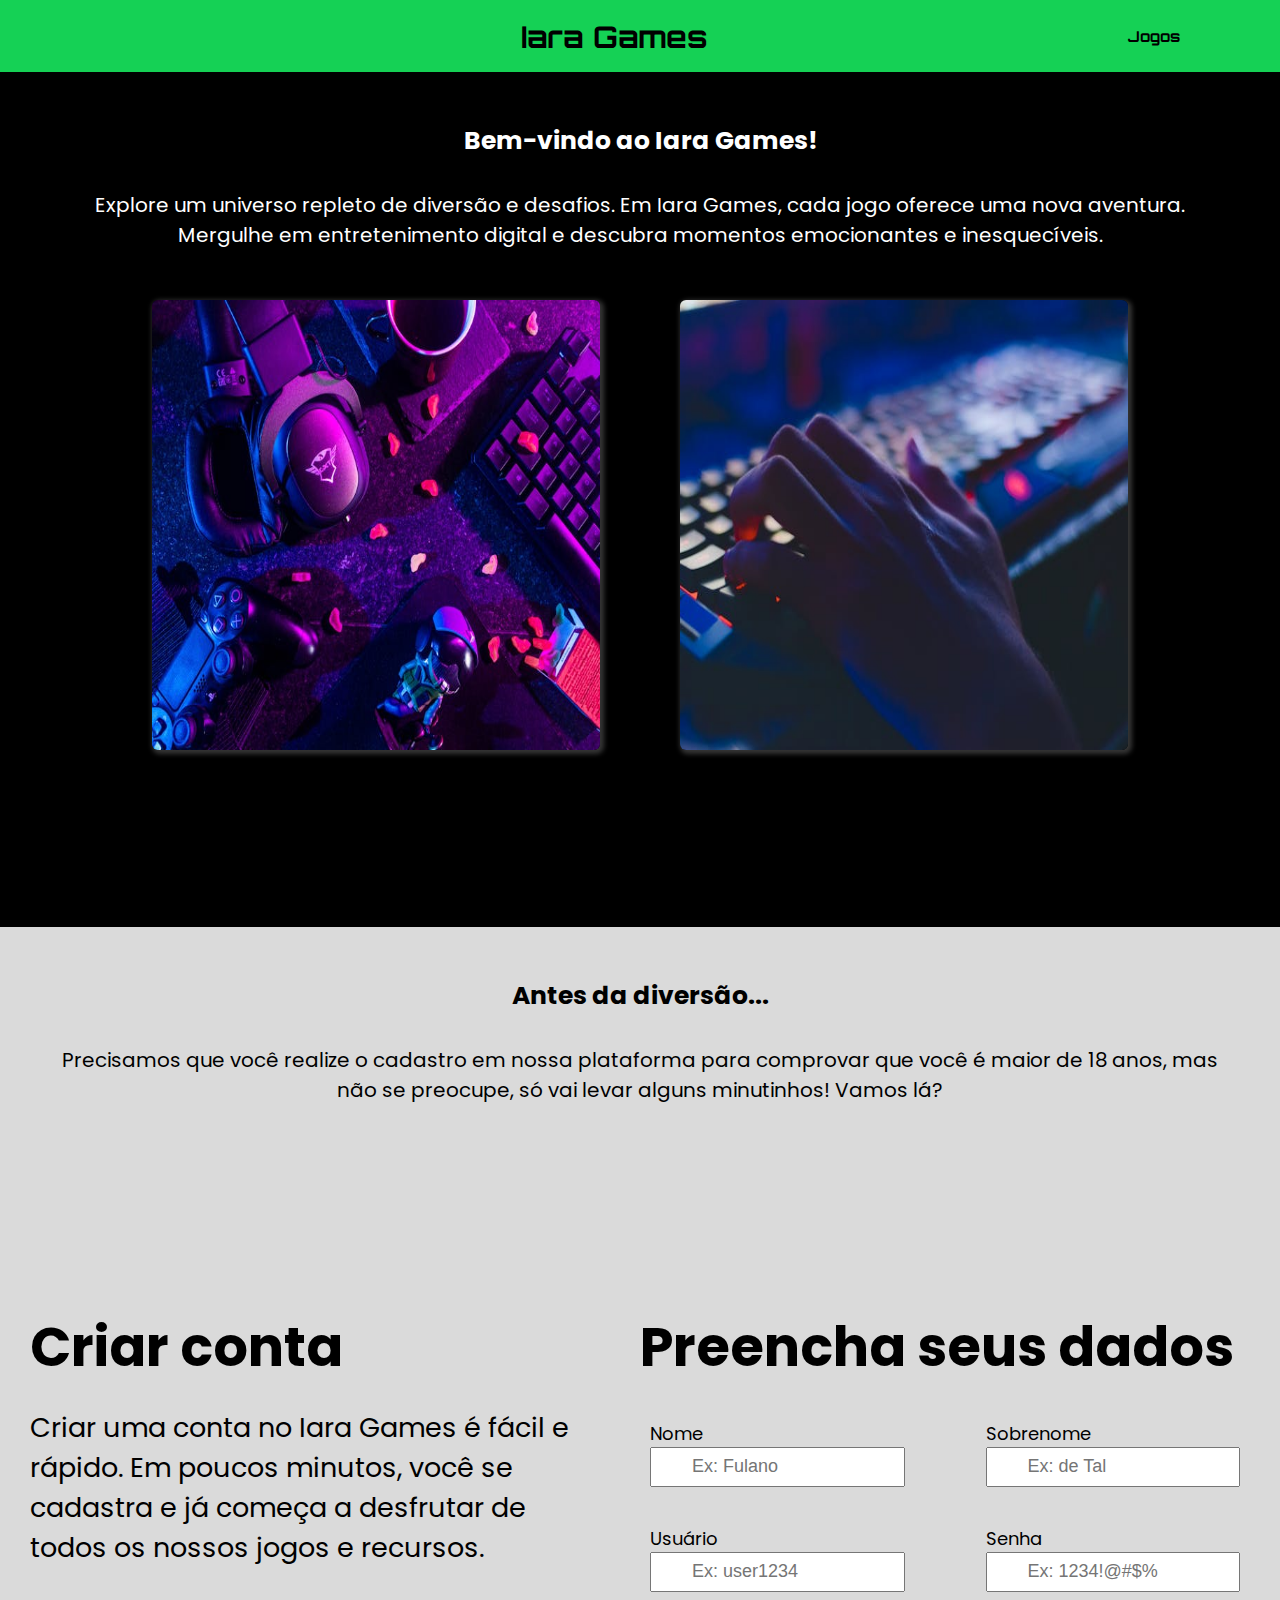
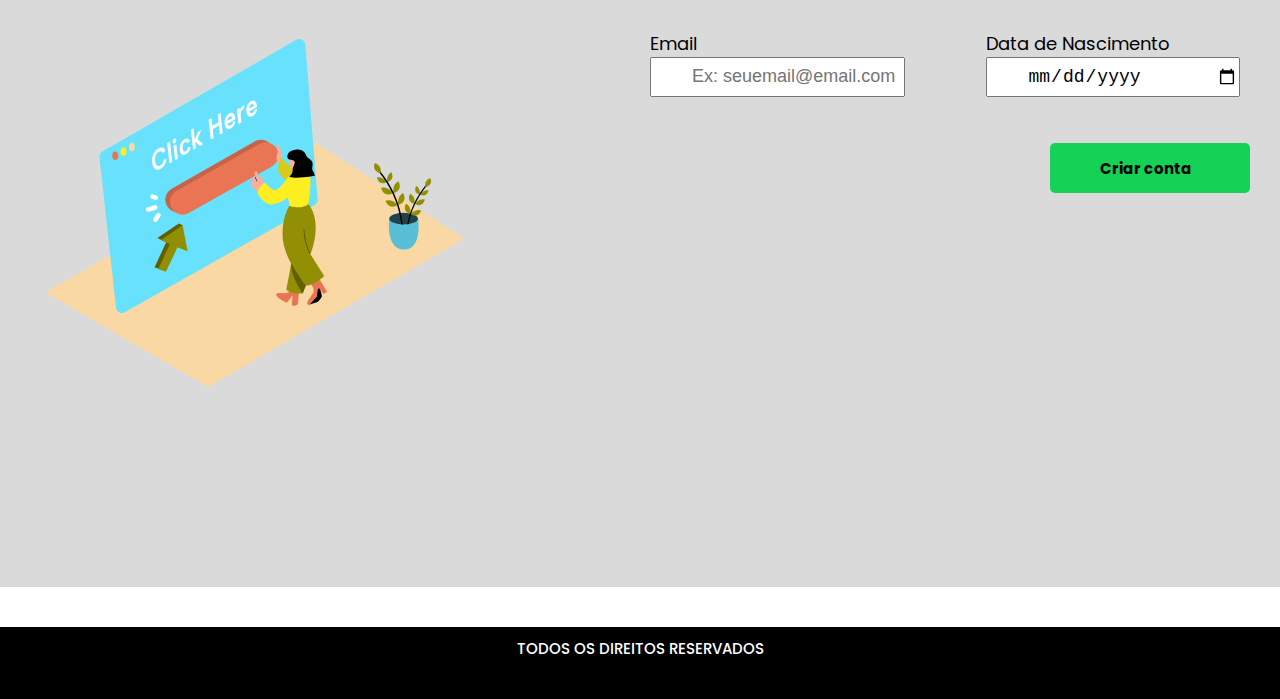
<file: index.html>
<!DOCTYPE html>
<html lang="pt-br">

<head>
    <meta charset="UTF-8">
    <meta name="viewport" content="width=device-width, initial-scale=1.0">
    <title>Jogos Online</title>

    <!-- chamada font-awesome  -->
    <link rel="stylesheet" href="https://cdnjs.cloudflare.com/ajax/libs/font-awesome/6.6.0/css/all.min.css"
        integrity="sha512-Kc323vGBEqzTmouAECnVceyQqyqdsSiqLQISBL29aUW4U/M7pSPA/gEUZQqv1cwx4OnYxTxve5UMg5GT6L4JJg=="
        crossorigin="anonymous" referrerpolicy="no-referrer" />

    <!-- chamada google-fonts  -->
    <link rel="preconnect" href="https://fonts.googleapis.com">
    <link rel="preconnect" href="https://fonts.gstatic.com" crossorigin>
    <link href="https://fonts.googleapis.com/css2?family=Orbitron:wght@400..900&display=swap" rel="stylesheet">

    <link rel="preconnect" href="https://fonts.googleapis.com">
    <link rel="preconnect" href="https://fonts.gstatic.com" crossorigin>
    <link
        href="https://fonts.googleapis.com/css2?family=Poppins:ital,wght@0,100;0,200;0,300;0,400;0,500;0,600;0,700;0,800;0,900;1,100;1,200;1,300;1,400;1,500;1,600;1,700;1,800;1,900&display=swap"
        rel="stylesheet">

    <link rel="stylesheet" href="./assets/CSS/styles.css">
</head>

<body>
    <!-- início do header  -->
    <header class="header">
        <a href="./index.html"><i class="fa-solid fa-dice icon1"></i></a>
        <h1>Iara Games</h1>
        <ul>
            <li><a href="./jogos.html">Jogos</a></li>
        </ul>
    </header>
    <!-- fim do header      -->

    <!-- início da section  -->
    <section class="section">
        <h2>Bem-vindo ao Iara Games!</h2>
        <p>Explore um universo repleto de diversão e desafios. Em Iara Games, cada jogo oferece uma nova aventura.
            Mergulhe em entretenimento digital e descubra momentos emocionantes e inesquecíveis.</p>

        <div class="boxA">
            <img src="./assets/images/pexels-lulizler-3165335.jpg" alt="mesa com fone de ouvido, teclado e controle de videogame" title="mesa com fone de ouvido, teclado e controle de videogame">
            <img src="./assets/images/pexels-soumil-kumar-4325-735911.jpg" alt="imagem de uma mão tocando em um teclado" title="imagem de uma mão tocando em um teclado">
        </div>
    </section>
    <!-- fim da section  -->

    <!-- início do main  -->
    <main class="main">
        <h2>Antes da diversão...</h2>
        <p>Precisamos que você realize o cadastro em nossa plataforma para comprovar que você é maior de 18 anos, mas
            não se preocupe, só vai levar alguns minutinhos! Vamos lá?</p>
    </main>
    <!-- fim do main  -->

    <!-- início do article  -->
    <article class="article">
        <div class="box">
            <h2>Criar conta</h2>
            <p>Criar uma conta no Iara Games é fácil e rápido. Em poucos minutos, você se cadastra e já começa a desfrutar de todos os nossos jogos e recursos.</p>
            <img src="./assets/images/click-here-67.svg" alt="mulher tocando em um botão na tela" title="mulher tocoando em um botão na tela">
        </div>

        <div class="box">
            <h2>Preencha seus dados</h2>
            <form id="dados" name="dados" method="post" action="" class="form">
                <div class="box-form-item">
                    <label for="nome">Nome</label>
                    <i class="fa-solid fa-user iconbox"></i>
                    <input type="text" placeholder="Ex: Fulano" id="nome" name="nome" required>
                </div>

                <div class="box-form-item">
                    <label for="sobrenome">Sobrenome</label>
                    <i class="fa-solid fa-user-tag iconbox"></i>
                    <input type="text" placeholder="Ex: de Tal" id="sobrenome" name="sobrenome" required>
                </div>
                

                <div class="box-form-item">
                    <label for="usuario">Usuário</label>
                    <i class="fa-solid fa-user-secret iconbox"></i>
                    <input type="text" placeholder="Ex: user1234" id="usuario" name="usuario" required>
                </div>
                

                <div class="box-form-item">
                    <label for="senha">Senha</label>
                    <i class="fa-solid fa-key iconbox"></i>
                    <input type="password" placeholder="Ex: 1234!@#$%" id="senha" name="senha" required>
                </div>
            

                <div class="box-form-item">
                    <label for="email">Email</label>
                    <i class="fa-solid fa-envelope iconbox"></i>
                    <input type="email" placeholder="Ex: seuemail@email.com" id="email" name="email" required>
                </div>
                

                <div class="box-form-item">
                    <label for="datanascimento">Data de Nascimento</label>
                    <i class="fa-solid fa-cake-candles iconbox"></i>
                    <input type="date" id="datanascimento" name="datanascimento" required>
                </div>
                

                <div class="box-form-button">
                    <button type="submit">Criar conta <i class="fa-solid fa-arrow-right arrow"></i></button>
                </div>
            </form>
        </div>
    </article>
    <!-- fim do article  -->

     <!-- início do footer  -->
     <footer class="footer">
        <h2>Todos os direitos reservados</h2>
    </footer>
    <!-- fim do footer  -->

</body>

</html>
</file>
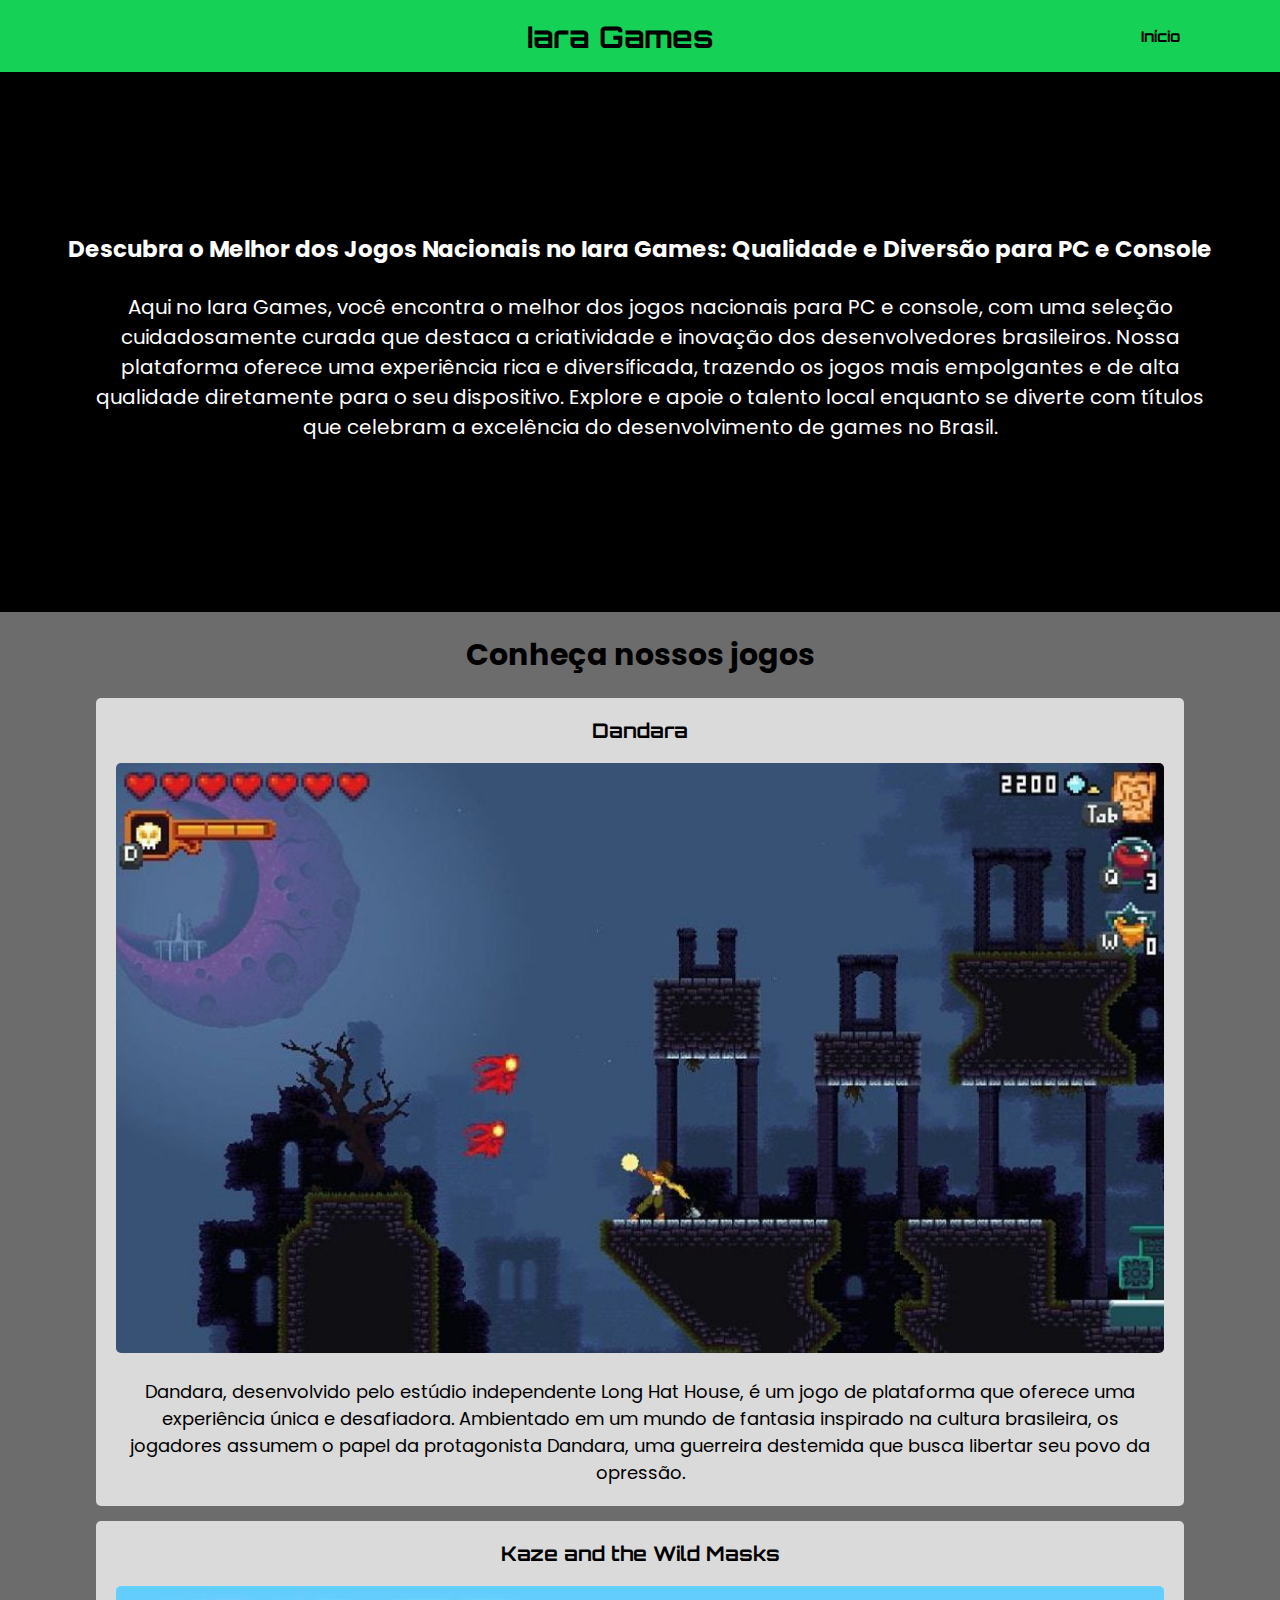
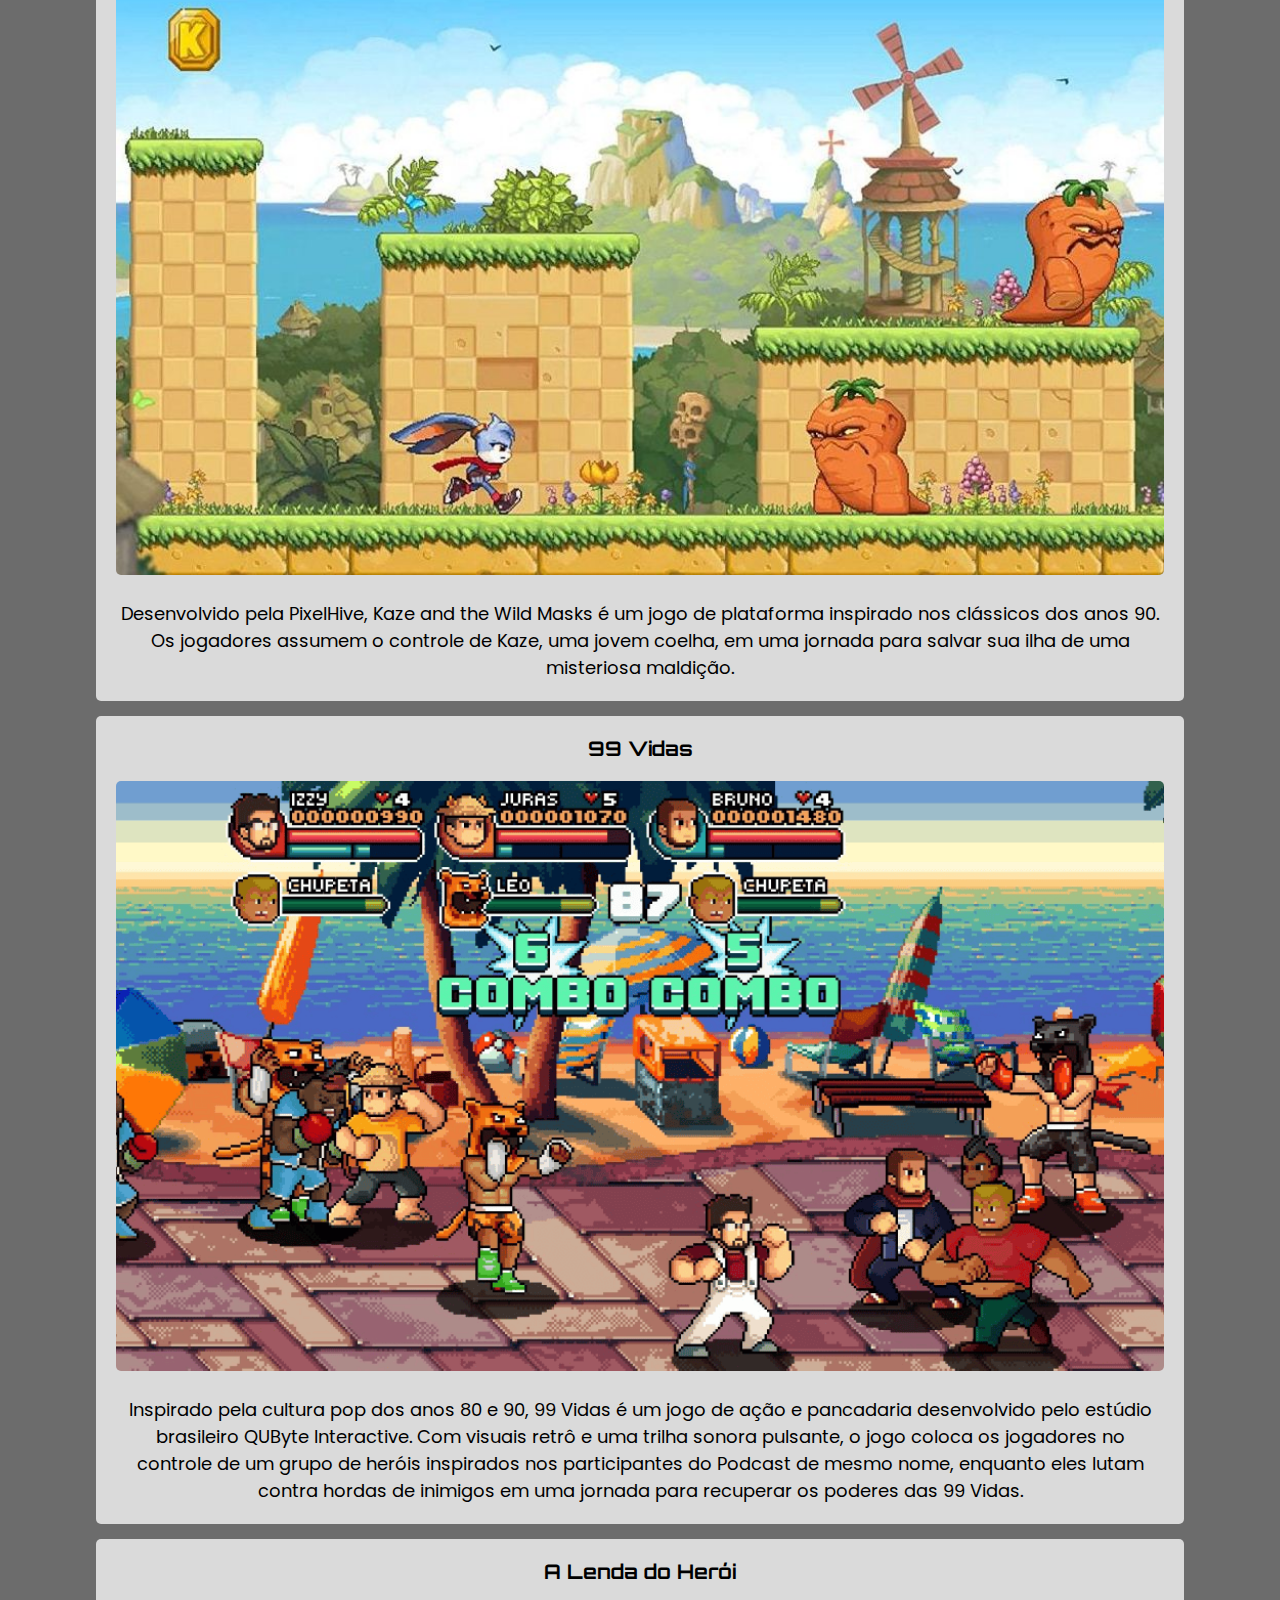
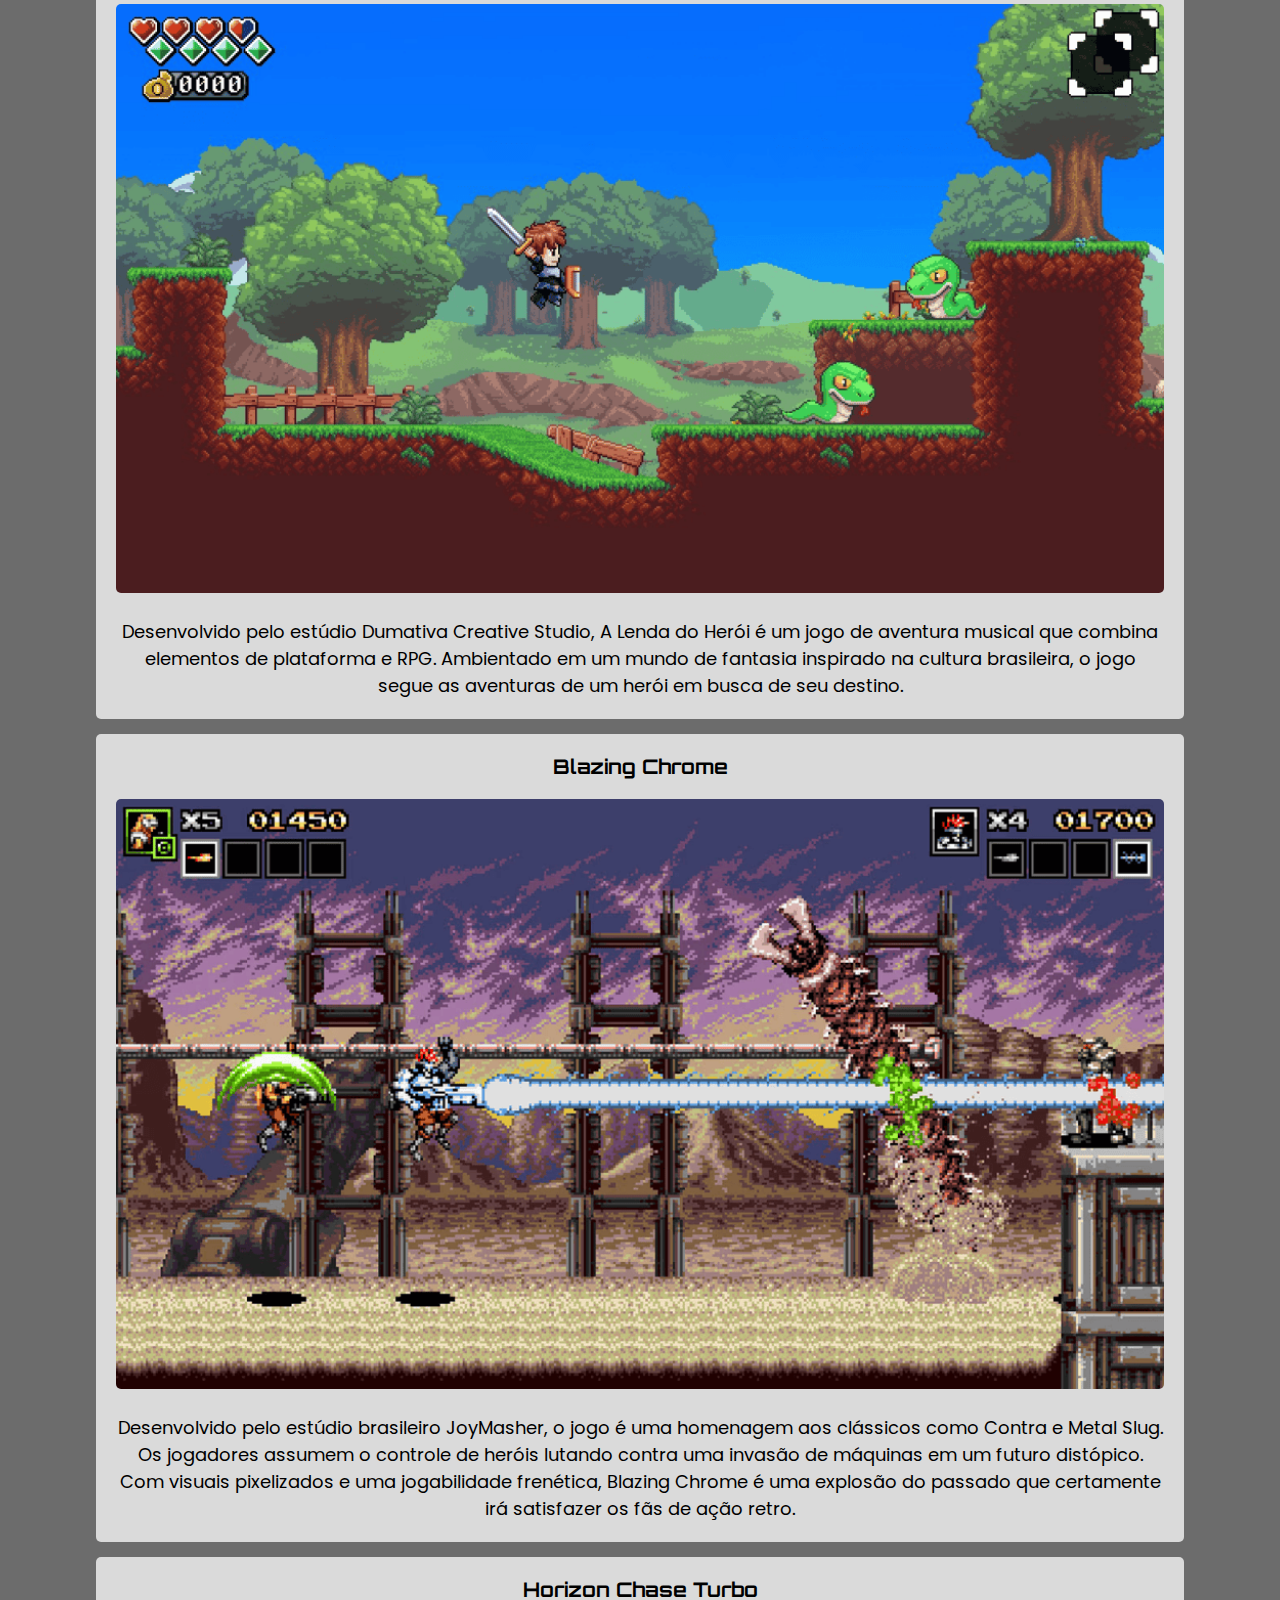
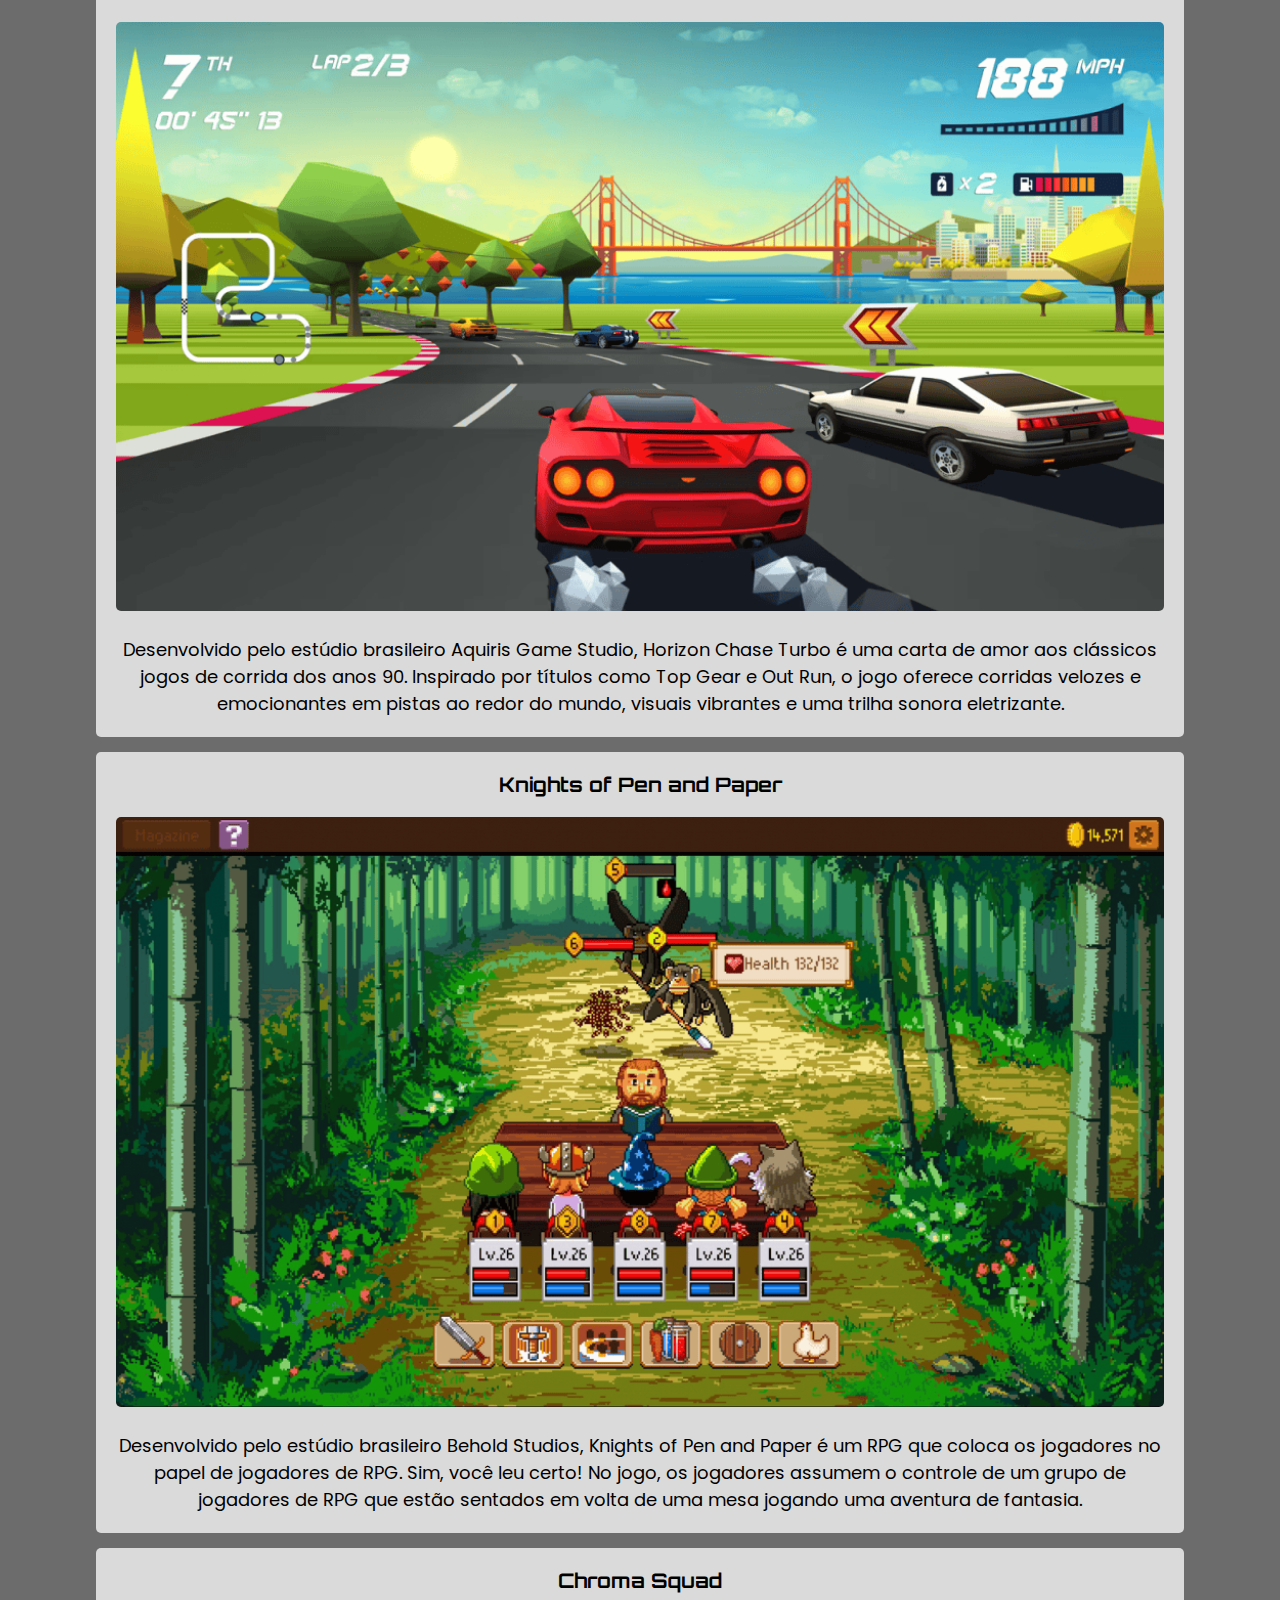
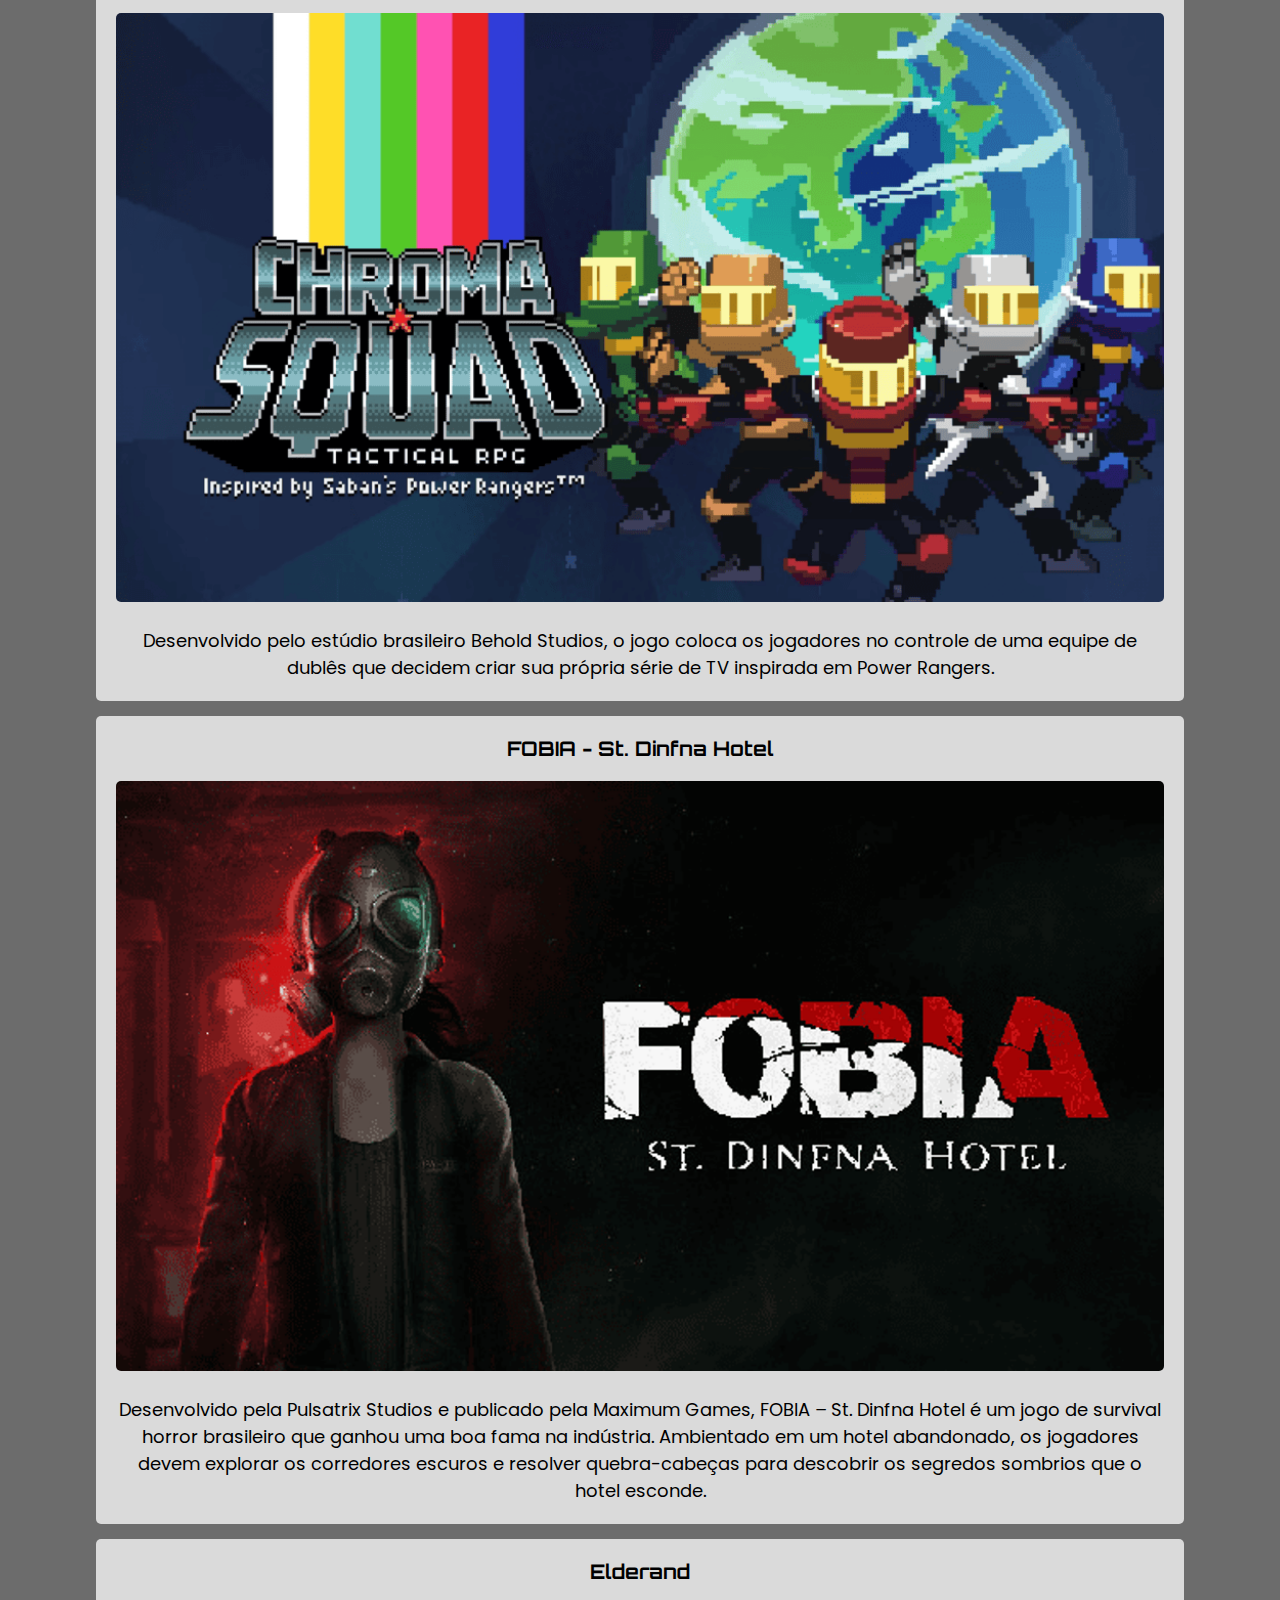
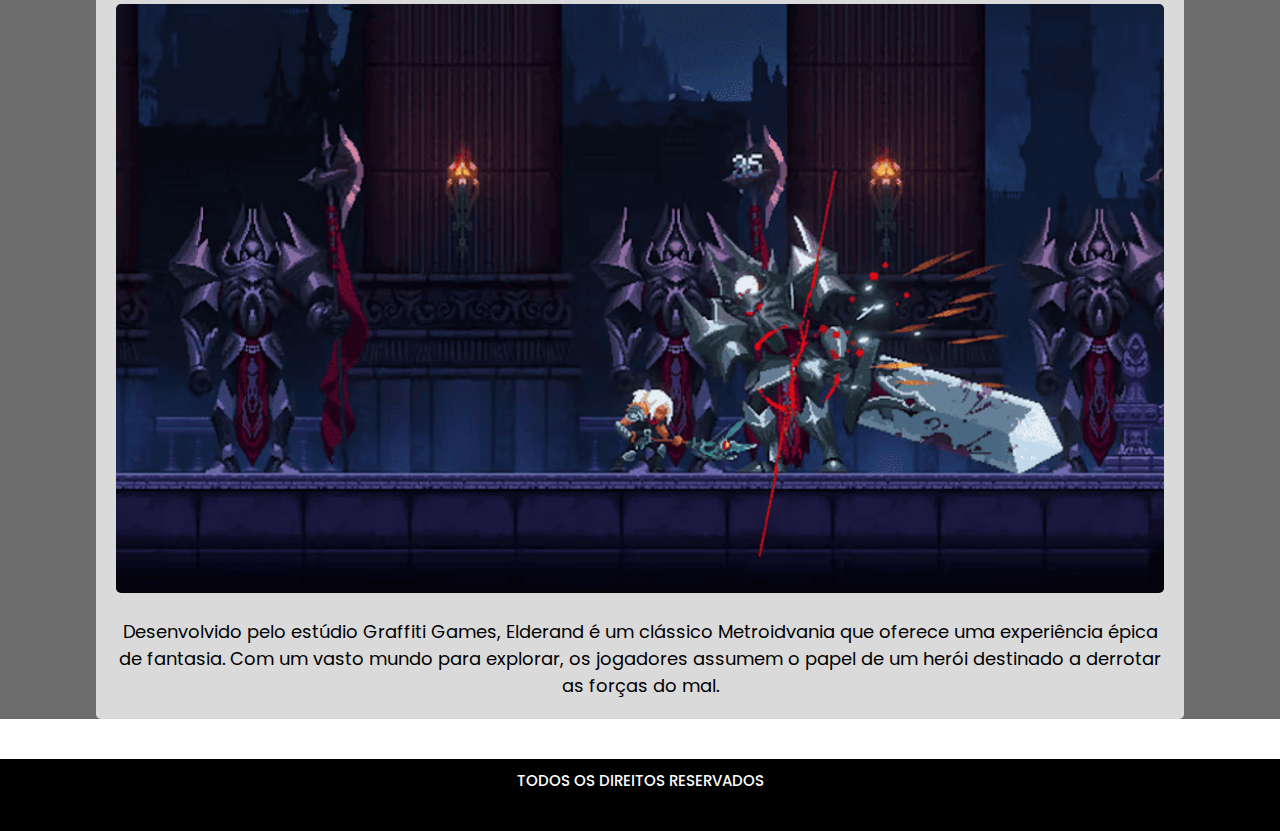
<file: jogos.html>
<!DOCTYPE html>
<html lang="pt-br">
<head>
    <meta charset="UTF-8">
    <meta name="viewport" content="width=device-width, initial-scale=1.0">
    <title>Jogos</title>

    <link rel="stylesheet" href="https://cdnjs.cloudflare.com/ajax/libs/font-awesome/6.6.0/css/all.min.css" integrity="sha512-Kc323vGBEqzTmouAECnVceyQqyqdsSiqLQISBL29aUW4U/M7pSPA/gEUZQqv1cwx4OnYxTxve5UMg5GT6L4JJg==" crossorigin="anonymous" referrerpolicy="no-referrer" />

    <link rel="preconnect" href="https://fonts.googleapis.com">
    <link rel="preconnect" href="https://fonts.gstatic.com" crossorigin>
    <link href="https://fonts.googleapis.com/css2?family=Orbitron:wght@400..900&display=swap" rel="stylesheet">

    <link rel="preconnect" href="https://fonts.googleapis.com">
    <link rel="preconnect" href="https://fonts.gstatic.com" crossorigin>
    <link href="https://fonts.googleapis.com/css2?family=Poppins:ital,wght@0,100;0,200;0,300;0,400;0,500;0,600;0,700;0,800;0,900;1,100;1,200;1,300;1,400;1,500;1,600;1,700;1,800;1,900&display=swap" rel="stylesheet">

    <link rel="stylesheet" href="./assets/CSS/jogos.css">
</head>
<body>
    <!-- início do header  -->
    <header class="header">
        <a href="./index.html"><i class="fa-solid fa-dice icon1"></i></a>
        <h1>Iara Games</h1>
        <ul>
            <li><a href="./index.html">Início</a></li>
        </ul>
    </header>
    <!-- fim do header      -->

    <!-- início da section  -->
    <section class="section">
        <h2>Descubra o Melhor dos Jogos Nacionais no Iara Games: Qualidade e Diversão para PC e Console</h2>
        <p>Aqui no Iara Games, você encontra o melhor dos jogos nacionais para PC e console, com uma seleção cuidadosamente curada que destaca a criatividade e inovação dos desenvolvedores brasileiros. Nossa plataforma oferece uma experiência rica e diversificada, trazendo os jogos mais empolgantes e de alta qualidade diretamente para o seu dispositivo. Explore e apoie o talento local enquanto se diverte com títulos que celebram a excelência do desenvolvimento de games no Brasil.</p>
    </section>
    <!-- fim da section  -->

    <!-- início do main  -->
    <main class="main">
        <h1>Conheça nossos jogos</h1>
    
        <div class="cards">

            <div class="card card1">
                <h2>Dandara</h2>
                <img src="./assets/images/Dandara.jpg" alt="imagem do jogo dandara" title="imagem do jogo dandara">
                <p>Dandara, desenvolvido pelo estúdio independente Long Hat House, é um jogo de plataforma que oferece uma experiência única e desafiadora. Ambientado em um mundo de fantasia inspirado na cultura brasileira, os jogadores assumem o papel da protagonista Dandara, uma guerreira destemida que busca libertar seu povo da opressão.</p>
            </div>

            <div class="card card2">
                <h2>Kaze and the Wild Masks</h2>
                <img src="./assets/images/Kaze-and-the-Wild-Masks.jpg" alt="imagem do jogo kaze and wild masks" title="imagem do jogo kaze and wild masks">
                <p>Desenvolvido pela PixelHive, Kaze and the Wild Masks é um jogo de plataforma inspirado nos clássicos dos anos 90. Os jogadores assumem o controle de Kaze, uma jovem coelha, em uma jornada para salvar sua ilha de uma misteriosa maldição.</p>
            </div>

            <div class="card card3">
                <h2>99 Vidas</h2>
                <img src="./assets/images/99vidas.png" alt="imagem do jogo 99 vidas" title="imagem do jogo 99 vidas">
                <p>Inspirado pela cultura pop dos anos 80 e 90, 99 Vidas é um jogo de ação e pancadaria desenvolvido pelo estúdio brasileiro QUByte Interactive. Com visuais retrô e uma trilha sonora pulsante, o jogo coloca os jogadores no controle de um grupo de heróis inspirados nos participantes do Podcast de mesmo nome, enquanto eles lutam contra hordas de inimigos em uma jornada para recuperar os poderes das 99 Vidas.</p>
            </div>

            <div class="card card4">
                <h2>A Lenda do Herói</h2>
                <img src="./assets/images/alendadoherói.png" alt="imagem do jogo a lenda do herói" title="imagem do jogo a lenda do herói">
                <p>Desenvolvido pelo estúdio Dumativa Creative Studio, A Lenda do Herói é um jogo de aventura musical que combina elementos de plataforma e RPG. Ambientado em um mundo de fantasia inspirado na cultura brasileira, o jogo segue as aventuras de um herói em busca de seu destino.</p>
            </div>

            <div class="card card5">
                <h2>Blazing Chrome</h2>
                <img src="./assets/images/blazingchrome.png" alt="do jogo blazingChrome" title="imagem do jogo blazingChrome">
                <p>Desenvolvido pelo estúdio brasileiro JoyMasher, o jogo é uma homenagem aos clássicos como Contra e Metal Slug. Os jogadores assumem o controle de heróis lutando contra uma invasão de máquinas em um futuro distópico. Com visuais pixelizados e uma jogabilidade frenética, Blazing Chrome é uma explosão do passado que certamente irá satisfazer os fãs de ação retro.</p>
            </div>

            <div class="card card6">
                <h2>Horizon Chase Turbo</h2>
                <img src="./assets/images/chasingturbo.png" alt="imagem do jogo hrizon chase turbo" title="imagem do jogo hrizon chase turbo">
                <p>Desenvolvido pelo estúdio brasileiro Aquiris Game Studio, Horizon Chase Turbo é uma carta de amor aos clássicos jogos de corrida dos anos 90. Inspirado por títulos como Top Gear e Out Run, o jogo oferece corridas velozes e emocionantes em pistas ao redor do mundo, visuais vibrantes e uma trilha sonora eletrizante.</p>
            </div>

            <div class="card card7">
                <h2>Knights of Pen and Paper</h2>
                <img src="./assets/images/knightsofpenandpaper.png" alt="imagem do jogo knight of pen and paper" title="imagem do jogo knight of pen and paper">
                <p>Desenvolvido pelo estúdio brasileiro Behold Studios, Knights of Pen and Paper é um RPG que coloca os jogadores no papel de jogadores de RPG. Sim, você leu certo! No jogo, os jogadores assumem o controle de um grupo de jogadores de RPG que estão sentados em volta de uma mesa jogando uma aventura de fantasia.</p>
            </div>

            <div class="card card8">
                <h2>Chroma Squad</h2>
                <img src="./assets/images/chromasquad.png" alt="imagem do jogo chroma squad" title="imagem do jogo chroma squad">
                <p>Desenvolvido pelo estúdio brasileiro Behold Studios, o jogo coloca os jogadores no controle de uma equipe de dublês que decidem criar sua própria série de TV inspirada em Power Rangers.</p>
            </div>

            <div class="card card9">
                <h2>FOBIA - St. Dinfna Hotel</h2>
                <img src="./assets/images/fobia.png" alt="imagem do jogoFOBIA" title="imagem do jogoFOBIA">
                <p>Desenvolvido pela Pulsatrix Studios e publicado pela Maximum Games, FOBIA – St. Dinfna Hotel é um jogo de survival horror brasileiro que ganhou uma boa fama na indústria. Ambientado em um hotel abandonado, os jogadores devem explorar os corredores escuros e resolver quebra-cabeças para descobrir os segredos sombrios que o hotel esconde.</p>
            </div>

            <div class="card card10">
                <h2>Elderand</h2>
                <img src="./assets/images/elderand.png" alt="imagem do jogo elderand" title="imagem do jogo elderand">
                <p>Desenvolvido pelo estúdio Graffiti Games, Elderand é um clássico Metroidvania que oferece uma experiência épica de fantasia. Com um vasto mundo para explorar, os jogadores assumem o papel de um herói destinado a derrotar as forças do mal.</p>
            </div>
        </div>
    </main>
    <!-- fim do main  -->

    <!-- início do footer  -->
    <footer class="footer">
        <h2>Todos os direitos reservados</h2>
    </footer>
    <!-- fim do footer  -->

</body>
</html>
</file>
<file: assets/CSS/styles.css>
* {
    margin: 0;
    padding: 0;
    box-sizing: border-box;
}

html {
    font-size: 62.5%;
}

body {
    font-family: "Poppins", sans-serif;
}

:root {
    --bg-color-brand: RGB(21, 209, 85);
    --bg-color-darkest: RGB(0, 0, 0);
    --bg-color-dark: RGB(54, 54, 54);
    --bg-color-mid: RGB(108, 108, 108);
    --bg-color-light: RGB(218, 218, 218);
    --bg-color-lighest: RGB(255, 255, 255);
}

img {
    height: 50vh;
}

/* formatação do header  */
.header {
    width: 100%;
    height: 8vh;
    background-color: var(--bg-color-brand);
    display: flex;
    align-items: center;
    justify-content: space-between;
}

.icon1 {
    margin: 5rem;
    padding: 5rem;
    font-size: 3rem;
    color: var(--bg-color-darkest)
}

.icon1:hover {
    color: var(--bg-color-lighest);
    transition: .7s;
}

.header h1 {
    font-family: "Orbitron", sans-serif;
    font-size: 3rem;
    font-weight: 700;
    text-align: center;
}

.header ul {
    list-style: none;
}

.header li {
    font-family: "Orbitron", sans-serif;
    margin: 5rem;
    padding: 5rem;
    color: var(--bg-color-darkest);
    font-weight: 700;
    font-size: 1.5rem;
}

a {
    text-decoration: none;
    color: var(--bg-color-darkest);
}

a:hover {
    color: var(--bg-color-lighest);
    transition: .7s;
}
/* fim da formatação do header  */

/* formatação da section  */
.section {
    width: 100%;
    height: 95vh;
    background-color: var(--bg-color-darkest);
}

.section h2 {
    text-align: center;
    padding: 5rem 3rem 3rem 3rem;
    font-size: 2.5rem;
    color: var(--bg-color-lighest);
}

.section p {
    font-size: 2rem;
    padding: 0 5rem 5rem 5rem;
    text-align: center;
    color: var(--bg-color-lighest);
}

.boxA {
    display: flex;
    align-items: center;
    justify-content: center;
    gap: 8rem;
}

.boxA img {
    width: 35%;
    border-radius: 6px;
    box-shadow: 2px 2px 5px 2px var(--bg-color-dark);
}
/* fim da formatação da section  */

/* formatação do main  */
.main {
    width: 100%;
    height: 40vh;
    background-color: var(--bg-color-light);
}

.main h2 {
    text-align: center;
    padding: 5rem 3rem 3rem 3rem;
    font-size: 2.5rem;
    color: var(--bg-color-darkest);
}

.main p {
    font-size: 2rem;
    padding: 0 5rem 5rem 5rem;
    text-align: center;
}
/* fim da formatação do main  */

/* formatação do article  */
.article {
    height: 100vh;
    width: 100%;
    margin: auto;
    padding: 0 3rem;
    background-color: var(--bg-color-light);
    display:flex;
    justify-content: center;
    flex-wrap: wrap;
}

.box {
    width: 50%;
    height: 90%;
    color: var(--bg-color-darkest);
    margin-bottom: 20px;
}

.box h2 {
    font-size: 6vmin;
    margin: 20px 0;
}

.box p {
    width: 90%;
    font-size: 3vmin;
    margin: 20px 0;
}

.form {
    display: flex;
    flex-wrap: wrap;
    justify-content: space-between;
    align-items: center;
    gap: 15px;
}

.box-form-item {
    padding: 0 10px;
    height: 9rem;
    width: 45%;
    display: flex;
    flex-direction: column;
    align-items: flex-start;
    justify-content: center;
    flex-wrap: wrap;
}

.box-form-item label {
    font-size: 1.8rem;
}

input {
    width: 100%;
    height: 4rem;
    padding-left: 4rem;
    font-size: 1.8rem;
}

.iconbox {
    position: relative;
    top: 28px;
    left: 15px;
    font-size: 1.5rem;
}

input:focus {
    outline-color: var(--bg-color-brand);
}

.box-form-button {
    width: 100%;
    display: flex;
    justify-content: flex-end;
    margin-bottom: 2rem;
}

.box-form-button button {
    font-family: "Poppins", sans-serif;
    font-weight: 700;
    margin-top: 2rem;
    width: 20rem;
    height: 5rem;
    background-color: var(--bg-color-brand);
    color: var(--bg-color-darkest);
    border-radius: 0.5rem;
    font-size: 1.5rem;
    border: 0;
}

.arrow {
    margin-left: 8px;
}
/* fim da formatação do article  */

/* formatação do footer  */
.footer {
    width: 100%;
    height: 8vh;
    margin-top: 4rem;
    background-color: var(--bg-color-darkest);
    text-align: center;
}

.footer h2 {
    color: var(--bg-color-lighest);
    padding: 1rem;
    text-transform: uppercase;
    font-weight: 500;
}
/* fim da formatação do footer  */
</file>
<file: assets/CSS/jogos.css>
* {
    margin: 0;
    padding: 0;
    box-sizing: border-box;
}

html {
    font-size: 62.5%;
}

body {
    font-family: "Poppins", sans-serif;
}

:root {
    --bg-color-brand: RGB(21, 209, 85);
    --bg-color-darkest: RGB(0, 0, 0);
    --bg-color-dark: RGB(54, 54, 54);
    --bg-color-mid: RGB(108, 108, 108);
    --bg-color-light: RGB(218, 218, 218);
    --bg-color-lighest: RGB(255, 255, 255);
}

/* formatação do header  */
.header {
    width: 100%;
    height: 8vh;
    background-color: var(--bg-color-brand);
    display: flex;
    align-items: center;
    justify-content: space-between;
}

.icon1 {
    margin: 5rem;
    padding: 5rem;
    font-size: 3rem;
    color: var(--bg-color-darkest)
}

.icon1:hover {
    color: var(--bg-color-lighest);
    transition: .7s;
}

.header h1 {
    font-family: "Orbitron", sans-serif;
    font-size: 3rem;
    font-weight: 700;
    text-align: center;
}

.header ul {
    list-style: none;
}

.header li {
    font-family: "Orbitron", sans-serif;
    margin: 5rem;
    padding: 5rem;
    color: var(--bg-color-darkest);
    font-weight: 700;
    font-size: 1.5rem;
}

a {
    text-decoration: none;
    color: var(--bg-color-darkest);
}

a:hover {
    color: var(--bg-color-lighest);
    transition: .7s;
}
/* fim da formatação do header  */

/* formatação da section  */
.section {
    height: 60vh;
    padding: 5rem;
    background-color: var(--bg-color-darkest);
    color: var(--bg-color-darkest);
    display: grid;
    grid-template-areas: title subtitle;
    justify-content: center;
}

.section h2 {
    font-size: 2.3rem;
    text-align: center;
    padding: 1rem;
    color: var(--bg-color-lighest);
    grid-area: title;
}

.section p {
    font-size: 2rem;
    padding: 7rem 2rem 2rem 4rem;
    color: var(--bg-color-lighest);
    text-align: center;
    grid-area: subtitle;
}
/* fim da formatação da section  */

/* formatação do main  */
.main {
    background-color: var(--bg-color-mid);
    display: flexbox;
    align-items: center;
    justify-content: center;
}

.main h1 {
    font-size: 3rem;
    text-align: center;
    padding: 2rem;
}

.cards {
    display: flex;
    flex-direction: column;
    gap: 15px;
    align-items: center;
    justify-content: center;
}

.card {
    width: 85%;
    background-color: var(--bg-color-light);
    border-radius: 5px;
    margin: 0 5rem;
    padding: 2rem;
    text-align: center;
}

.card:hover {
    background-color: var(--bg-color-brand);
    color: var(--bg-color-darkest);
    transition: .7s;
}

.card h2 {
    font-family: "Orbitron", sans-serif;
    font-size: 2rem;
    padding-bottom: 2rem;
    font-weight: 700;
}

.card p {
    font-size: 1.8rem;
    padding-top: 2rem;
}

.card img {
    width: 100%;
    border-radius: 5px;
}
/* fim da formatação do main  */

/* formatação do footer  */
.footer {
    width: 100%;
    height: 8vh;
    margin-top: 4rem;
    background-color: var(--bg-color-darkest);
    text-align: center;
}

.footer h2 {
    color: var(--bg-color-lighest);
    padding: 1rem;
    text-transform: uppercase;
    font-weight: 500;
}
/* fim da formatação do footer  */
</file>
